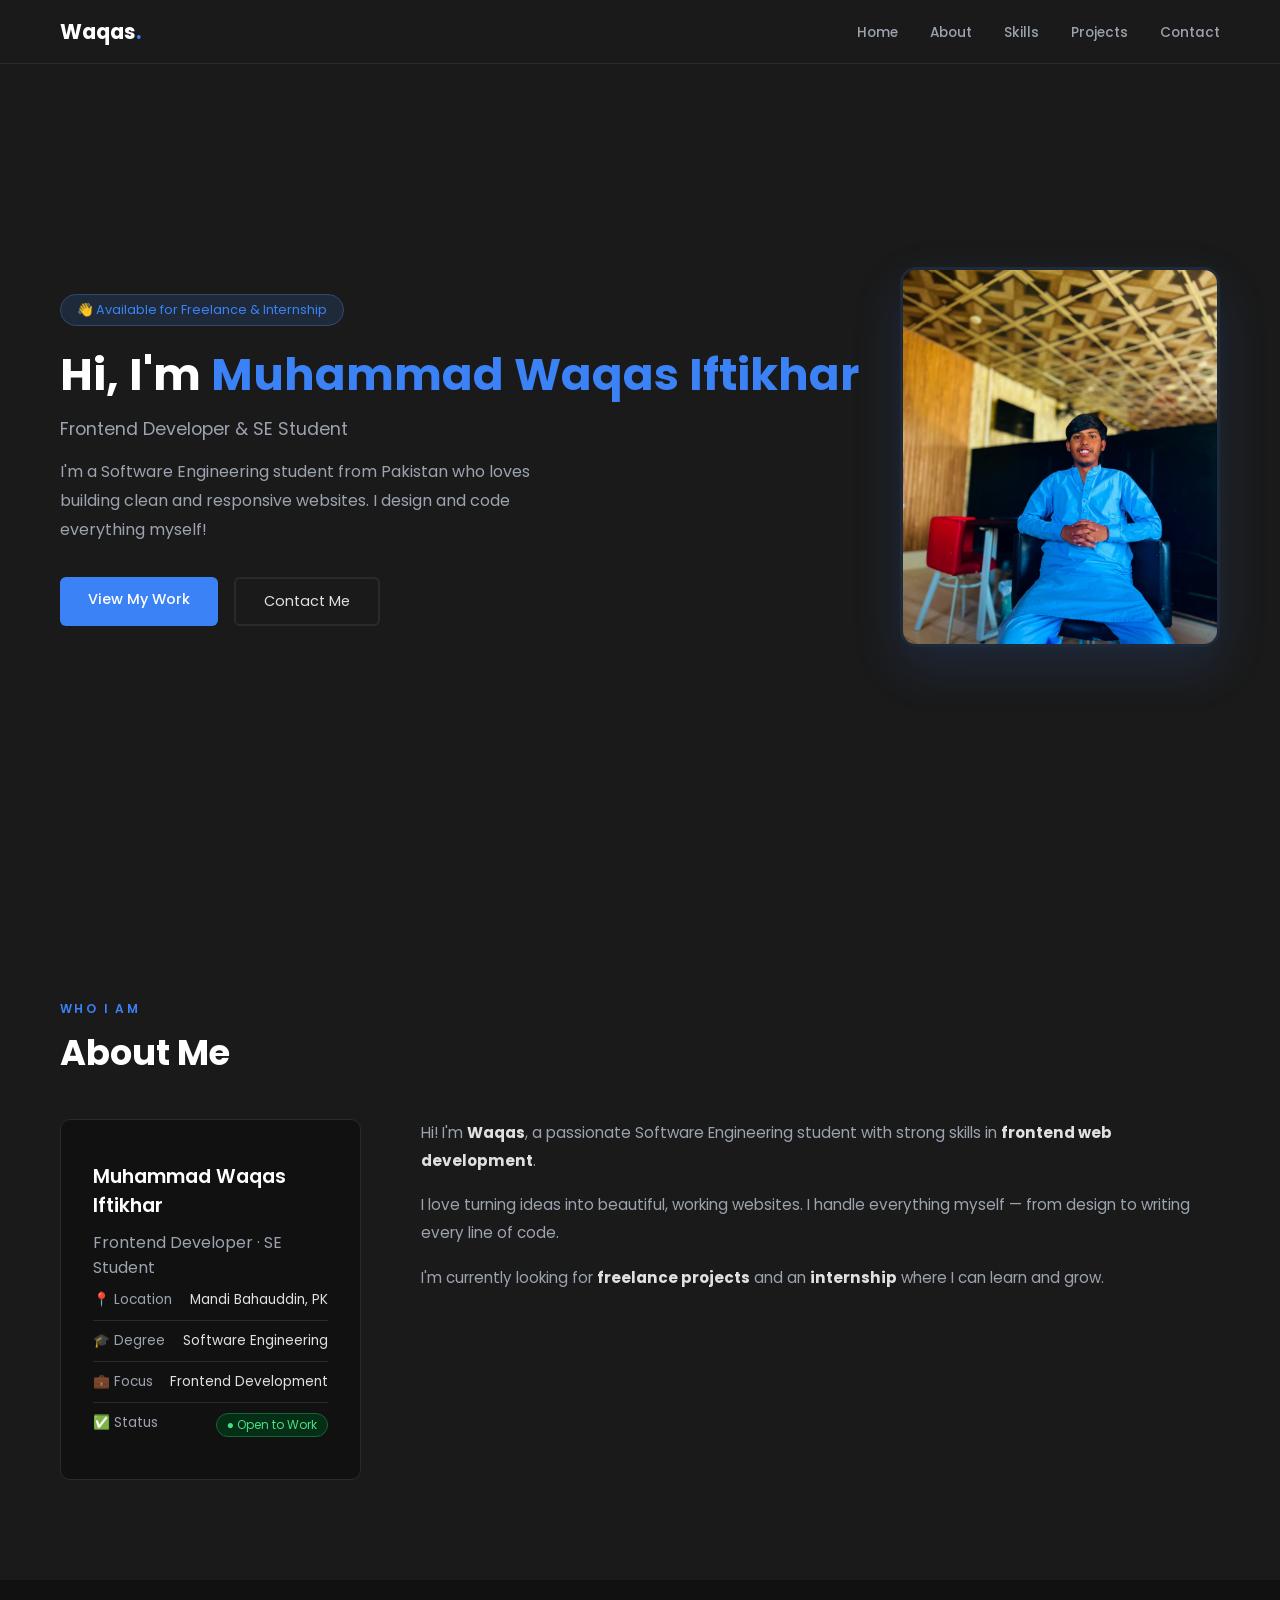
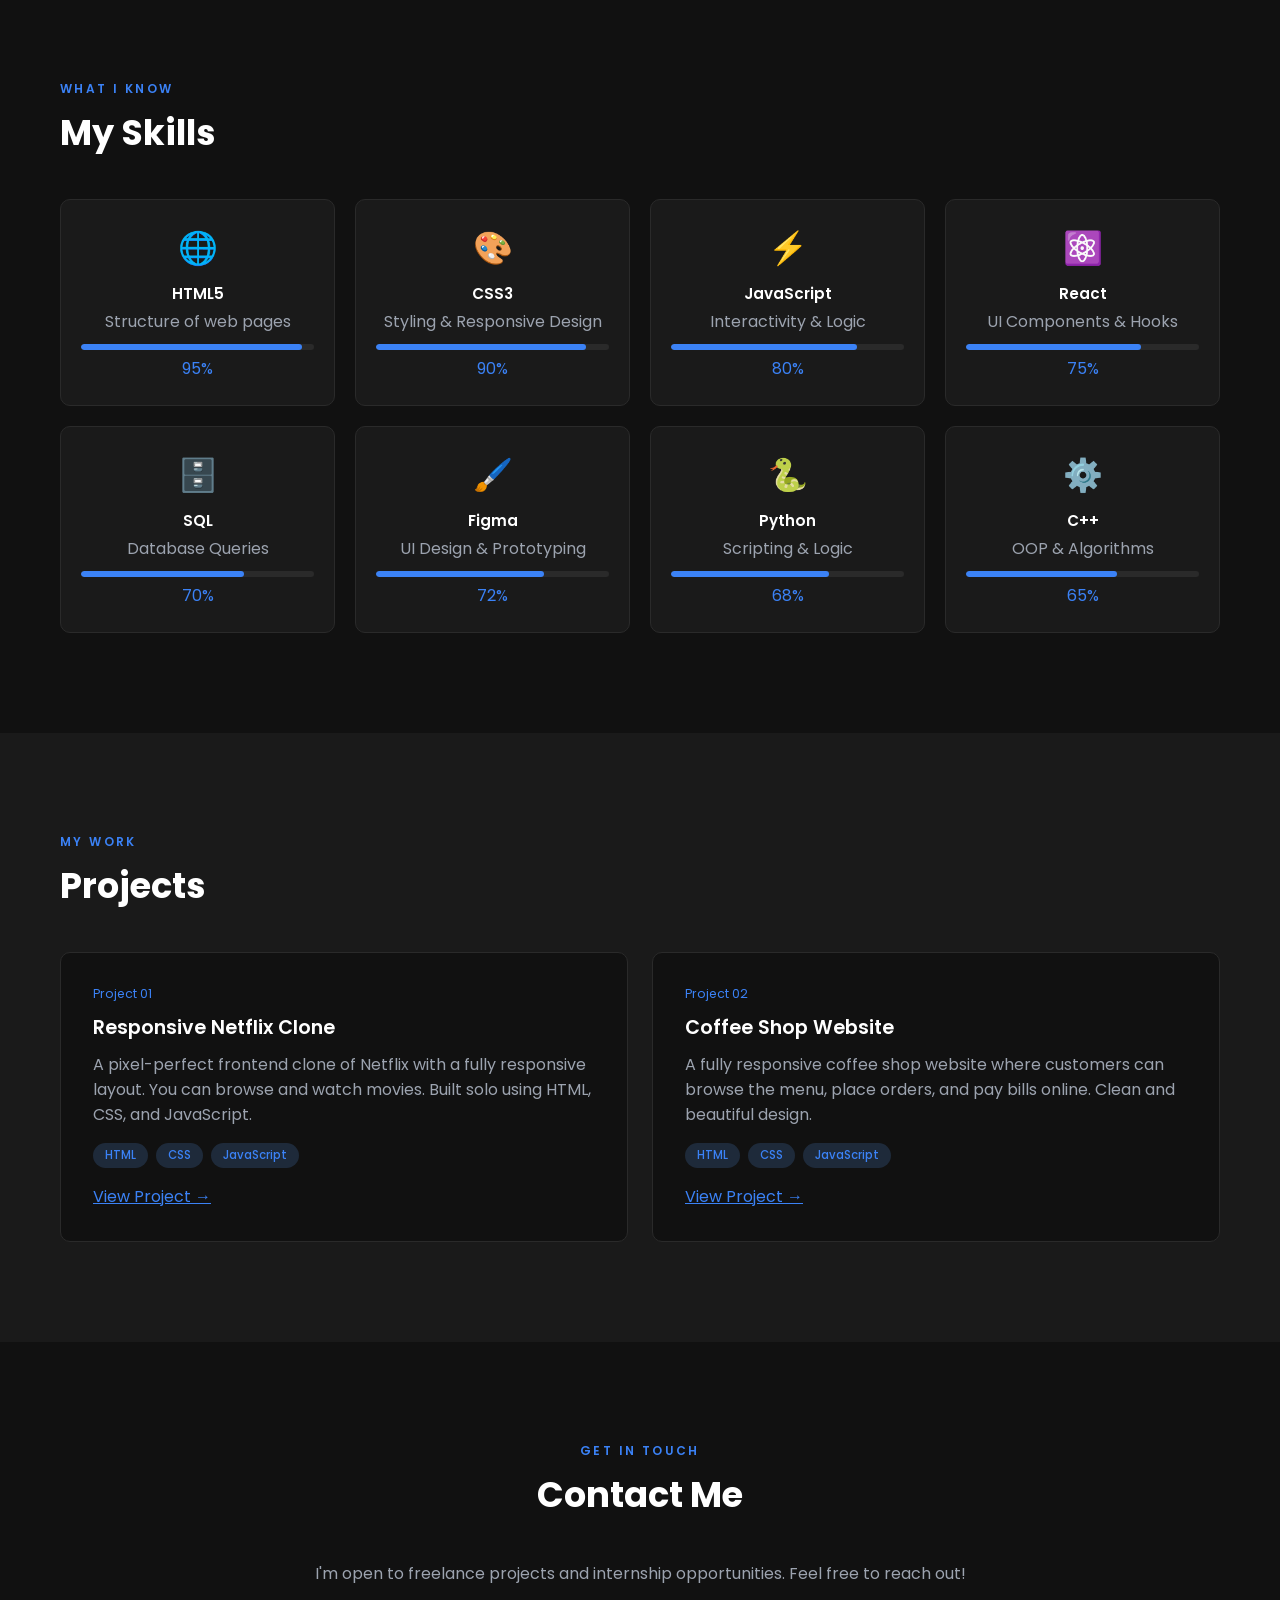
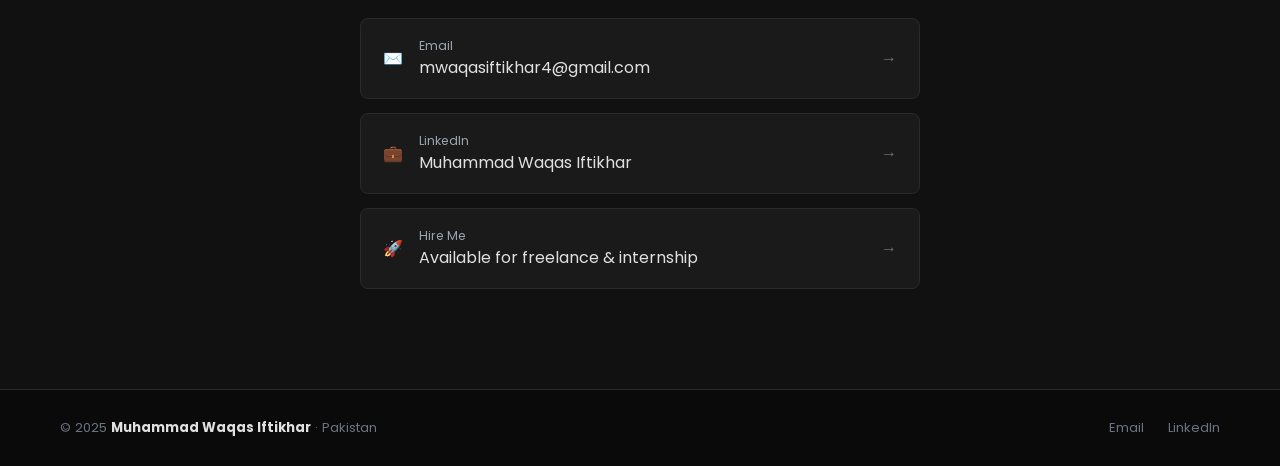
<file: Task 01 portfolio/index.html>
<!DOCTYPE html>
<html lang="en">
<head>
  <meta charset="UTF-8" />
  <meta name="viewport" content="width=device-width, initial-scale=1.0" />
  <title>Muhammad Waqas Iftikhar</title>
  <link rel="stylesheet" href="style.css" />
  <link href="https://fonts.googleapis.com/css2?family=Poppins:wght@300;400;500;600;700&display=swap" rel="stylesheet" />
</head>
<body>

<nav class="navbar">
  <div class="logo">Waqas<span>.</span></div>
  <ul class="nav-links">
    <li><a href="#home">Home</a></li>
    <li><a href="#about">About</a></li>
    <li><a href="#skills">Skills</a></li>
    <li><a href="#projects">Projects</a></li>
    <li><a href="#contact">Contact</a></li>
  </ul>
  <button class="hamburger" id="hamburger">
    <span></span>
    <span></span>
    <span></span>
  </button>
</nav>

<div class="mobile-menu" id="mobileMenu">
  <a href="#home"     onclick="closeMenu()">Home</a>
  <a href="#about"    onclick="closeMenu()">About</a>
  <a href="#skills"   onclick="closeMenu()">Skills</a>
  <a href="#projects" onclick="closeMenu()">Projects</a>
  <a href="#contact"  onclick="closeMenu()">Contact</a>
</div>


<section id="home">
  <div class="home-text">
    <p class="badge">👋 Available for Freelance & Internship</p>
    <h1>Hi, I'm <span class="blue">Muhammad Waqas Iftikhar</span></h1>
    <p class="role">Frontend Developer & SE Student</p>
    <p class="desc">I'm a Software Engineering student from Pakistan who loves building clean and responsive websites. I design and code everything myself!</p>
    <div class="buttons">
      <a href="#projects" class="btn-fill">View My Work</a>
      <a href="#contact"  class="btn-border">Contact Me</a>
    </div>
  </div>
  <div class="home-img">
    <img src="profile.jpeg" alt="Waqas" />
  </div>
</section>


<section id="about">
  <p class="label">Who I Am</p>
  <h2>About Me</h2>
  <div class="about-grid">
    <div class="card">
      <h3>Muhammad Waqas Iftikhar</h3>
      <p class="gray">Frontend Developer · SE Student</p>
      <div class="row"><span class="gray">📍 Location</span><span>Mandi Bahauddin, PK</span></div>
      <div class="row"><span class="gray">🎓 Degree</span><span>Software Engineering</span></div>
      <div class="row"><span class="gray">💼 Focus</span><span>Frontend Development</span></div>
      <div class="row"><span class="gray">✅ Status</span><span class="green">● Open to Work</span></div>
    </div>
    <div class="about-text">
      <p>Hi! I'm <strong>Waqas</strong>, a passionate Software Engineering student with strong skills in <strong>frontend web development</strong>.</p>
      <p>I love turning ideas into beautiful, working websites. I handle everything myself — from design to writing every line of code.</p>
      <p>I'm currently looking for <strong>freelance projects</strong> and an <strong>internship</strong> where I can learn and grow.</p>
    </div>
  </div>
</section>


<section id="skills" class="dark-bg">
  <p class="label">What I Know</p>
  <h2>My Skills</h2>
  <div class="skills-grid">

    <div class="skill-card">
      <div class="icon">🌐</div>
      <h4>HTML5</h4>
      <p class="gray">Structure of web pages</p>
      <div class="bar"><div class="fill" style="width:95%"></div></div>
      <span class="blue">95%</span>
    </div>

    <div class="skill-card">
      <div class="icon">🎨</div>
      <h4>CSS3</h4>
      <p class="gray">Styling & Responsive Design</p>
      <div class="bar"><div class="fill" style="width:90%"></div></div>
      <span class="blue">90%</span>
    </div>

    <div class="skill-card">
      <div class="icon">⚡</div>
      <h4>JavaScript</h4>
      <p class="gray">Interactivity & Logic</p>
      <div class="bar"><div class="fill" style="width:80%"></div></div>
      <span class="blue">80%</span>
    </div>

    <div class="skill-card">
      <div class="icon">⚛️</div>
      <h4>React</h4>
      <p class="gray">UI Components & Hooks</p>
      <div class="bar"><div class="fill" style="width:75%"></div></div>
      <span class="blue">75%</span>
    </div>

    <div class="skill-card">
      <div class="icon">🗄️</div>
      <h4>SQL</h4>
      <p class="gray">Database Queries</p>
      <div class="bar"><div class="fill" style="width:70%"></div></div>
      <span class="blue">70%</span>
    </div>

    <div class="skill-card">
      <div class="icon">🖌️</div>
      <h4>Figma</h4>
      <p class="gray">UI Design & Prototyping</p>
      <div class="bar"><div class="fill" style="width:72%"></div></div>
      <span class="blue">72%</span>
    </div>

    <div class="skill-card">
      <div class="icon">🐍</div>
      <h4>Python</h4>
      <p class="gray">Scripting & Logic</p>
      <div class="bar"><div class="fill" style="width:68%"></div></div>
      <span class="blue">68%</span>
    </div>

    <div class="skill-card">
      <div class="icon">⚙️</div>
      <h4>C++</h4>
      <p class="gray">OOP & Algorithms</p>
      <div class="bar"><div class="fill" style="width:65%"></div></div>
      <span class="blue">65%</span>
    </div>

  </div>
</section>


<section id="projects">
  <p class="label">My Work</p>
  <h2>Projects</h2>
  <div class="projects-grid">

    <div class="card">
      <p class="blue small">Project 01</p>
      <h3>Responsive Netflix Clone</h3>
      <p class="gray">A pixel-perfect frontend clone of Netflix with a fully responsive layout. You can browse and watch movies. Built solo using HTML, CSS, and JavaScript.</p>
      <div class="tags">
        <span class="tag">HTML</span>
        <span class="tag">CSS</span>
        <span class="tag">JavaScript</span>
      </div>
      <a href="#" class="blue">View Project →</a>
    </div>

    <div class="card">
      <p class="blue small">Project 02</p>
      <h3>Coffee Shop Website</h3>
      <p class="gray">A fully responsive coffee shop website where customers can browse the menu, place orders, and pay bills online. Clean and beautiful design.</p>
      <div class="tags">
        <span class="tag">HTML</span>
        <span class="tag">CSS</span>
        <span class="tag">JavaScript</span>
      </div>
      <a href="#" class="blue">View Project →</a>
    </div>

  </div>
</section>


<section id="contact" class="dark-bg" style="text-align:center;">
  <p class="label">Get In Touch</p>
  <h2>Contact Me</h2>
  <p class="gray" style="margin-bottom:32px;">I'm open to freelance projects and internship opportunities. Feel free to reach out!</p>

  <div class="contact-list">

    <a href="mailto:mwaqasiftikhar4@gmail.com" class="contact-item">
      <span>✉️</span>
      <div>
        <p class="small gray">Email</p>
        <p>mwaqasiftikhar4@gmail.com</p>
      </div>
      <span class="ml">→</span>
    </a>

    <a href="https://www.linkedin.com/in/m-waqas-iftikhar-9183b42a1" target="_blank" class="contact-item">
      <span>💼</span>
      <div>
        <p class="small gray">LinkedIn</p>
        <p>Muhammad Waqas Iftikhar</p>
      </div>
      <span class="ml">→</span>
    </a>

    <a href="mailto:mwaqasiftikhar4@gmail.com?subject=Hire" class="contact-item">
      <span>🚀</span>
      <div>
        <p class="small gray">Hire Me</p>
        <p>Available for freelance & internship</p>
      </div>
      <span class="ml">→</span>
    </a>

  </div>
</section>


<footer>
  <p>© 2025 <strong>Muhammad Waqas Iftikhar</strong> · Pakistan</p>
  <div class="footer-links">
    <a href="mailto:mwaqasiftikhar4@gmail.com">Email</a>
    <a href="https://www.linkedin.com/in/m-waqas-iftikhar-9183b42a1" target="_blank">LinkedIn</a>
  </div>
</footer>


<script>
  var hamburger  = document.getElementById('hamburger');
  var mobileMenu = document.getElementById('mobileMenu');

  hamburger.addEventListener('click', function() {
    hamburger.classList.toggle('active');
    mobileMenu.classList.toggle('open');
  });

  function closeMenu() {
    hamburger.classList.remove('active');
    mobileMenu.classList.remove('open');
  }
</script>

</body>
</html>
</file>
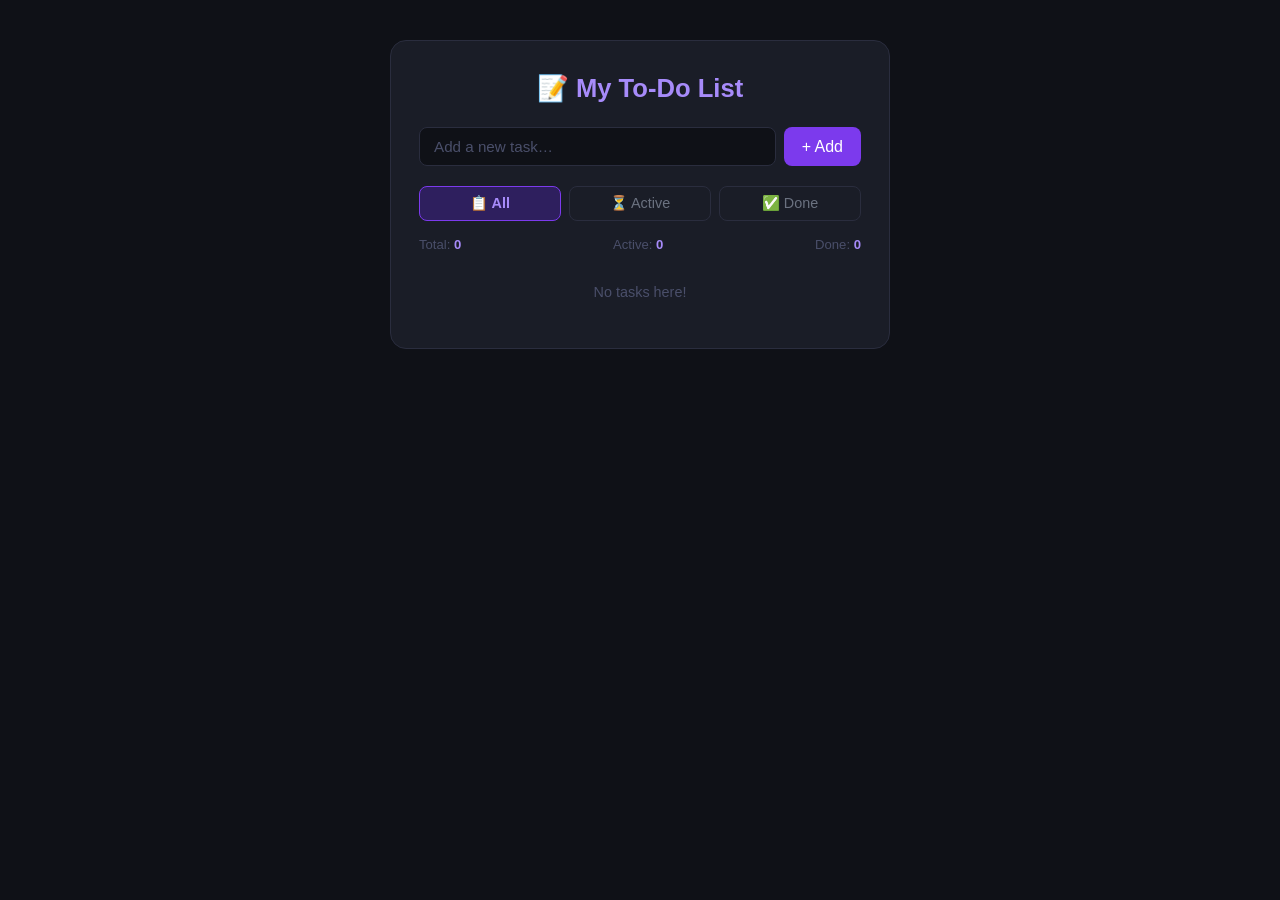
<file: Task 02 To-Do-List/index.html>
<!DOCTYPE html>
<html lang="en">
<head>
  <meta charset="UTF-8" />
  <meta name="viewport" content="width=device-width, initial-scale=1.0"/>
  <title>My To-Do List</title>
  <link rel="stylesheet" href="style.css">
</head>
<body>

<div class="card">
  <h1>📝 My To-Do List</h1>

  <!-- Input -->
  <div class="input-row">
    <input type="text" id="task-input" placeholder="Add a new task…" />
    <button class="btn-add" onclick="addTask()">+ Add</button>
  </div>

  <!-- Filter tabs -->
  <div class="filter-tabs">
    <button class="tab active" id="tab-all"    onclick="setFilter('all')">📋 All</button>
    <button class="tab"        id="tab-active" onclick="setFilter('active')">⏳ Active</button>
    <button class="tab"        id="tab-done"   onclick="setFilter('done')">✅ Done</button>
  </div>

  <!-- Stats -->
  <div class="stats">
    <div>Total: <b id="stat-total">0</b></div>
    <div>Active: <b id="stat-active">0</b></div>
    <div>Done: <b id="stat-done">0</b></div>
  </div>

  <!-- Task list -->
  <ul id="task-list"></ul>
  <p id="empty-msg">No tasks here!</p>
</div>

<!-- Delete warning popup -->
<div class="overlay" id="overlay">
  <div class="popup">
    <div class="warn-icon">⚠️</div>
    <h3>Delete this task?</h3>
    <p>This cannot be undone.</p>
    <div class="popup-btns">
      <button class="btn-cancel" onclick="closePopup()">Cancel</button>
      <button class="btn-delete-confirm" onclick="confirmDelete()">🗑️ Delete</button>
    </div>
  </div>
</div>

<script>

  // Load saved tasks or start empty
  var tasks = JSON.parse(localStorage.getItem('tasks')) || [];
  var filter = 'all';
  var deleteIndex = null;

  // Run on page load
  renderAll();

  // Save to localStorage
  function save() {
    localStorage.setItem('tasks', JSON.stringify(tasks));
  }

  // Switch filter tab
  function setFilter(f) {
    filter = f;
    document.getElementById('tab-all').classList.remove('active');
    document.getElementById('tab-active').classList.remove('active');
    document.getElementById('tab-done').classList.remove('active');
    document.getElementById('tab-' + f).classList.add('active');
    renderAll();
  }

  // Add a new task
  function addTask() {
    var input = document.getElementById('task-input');
    var text  = input.value.trim();
    if (text === '') {
      alert('Please type a task first!');
      return;
    }
    tasks.push({ text: text, done: false });
    save();
    renderAll();
    input.value = '';
    input.focus();
  }

  // Press Enter to add
  document.getElementById('task-input').addEventListener('keydown', function(e) {
    if (e.key === 'Enter') addTask();
  });

  // Toggle done / active
  function toggleDone(index) {
    tasks[index].done = !tasks[index].done;
    save();
    renderAll();
  }

  // Open delete popup
  function openPopup(index) {
    deleteIndex = index;
    document.getElementById('overlay').classList.add('show');
  }

  // Close delete popup
  function closePopup() {
    deleteIndex = null;
    document.getElementById('overlay').classList.remove('show');
  }

  // Confirm and delete
  function confirmDelete() {
    if (deleteIndex !== null) {
      tasks.splice(deleteIndex, 1);
      save();
      renderAll();
    }
    closePopup();
  }

  // Close popup when clicking outside
  document.getElementById('overlay').addEventListener('click', function(e) {
    if (e.target === this) closePopup();
  });

  // Update stats
  function updateStats() {
    var total  = tasks.length;
    var done   = tasks.filter(function(t) { return t.done; }).length;
    var active = total - done;
    document.getElementById('stat-total').textContent  = total;
    document.getElementById('stat-active').textContent = active;
    document.getElementById('stat-done').textContent   = done;
  }

  // Draw all tasks
  function renderAll() {
    var list = document.getElementById('task-list');
    var emptyMsg = document.getElementById('empty-msg');
    list.innerHTML = '';

    // Filter tasks
    var filtered = [];
    for (var i = 0; i < tasks.length; i++) {
      if (filter === 'all')    filtered.push({ task: tasks[i], index: i });
      if (filter === 'active' && !tasks[i].done) filtered.push({ task: tasks[i], index: i });
      if (filter === 'done'   &&  tasks[i].done) filtered.push({ task: tasks[i], index: i });
    }

    // Show empty message if no tasks
    emptyMsg.style.display = filtered.length === 0 ? 'block' : 'none';

    // Build each task row
    for (var j = 0; j < filtered.length; j++) {
      var task  = filtered[j].task;
      var index = filtered[j].index;

      var li = document.createElement('li');

      // Circle check button
      var circleBtn = document.createElement('button');
      circleBtn.className = 'circle-btn' + (task.done ? ' checked' : '');
      circleBtn.title = task.done ? 'Mark active' : 'Mark done';
      circleBtn.textContent = task.done ? '✓' : '';
      circleBtn.onclick = (function(i) {
        return function() { toggleDone(i); };
      })(index);

      // Task text
      var span = document.createElement('span');
      span.className = 'task-text' + (task.done ? ' done' : '');
      span.textContent = task.text;

      // Edit input (hidden)
      var editInput = document.createElement('input');
      editInput.className = 'edit-input';
      editInput.value = task.text;

      // Edit button
      var btnEdit = document.createElement('button');
      btnEdit.className = 'btn-action';
      btnEdit.title = 'Edit';
      btnEdit.textContent = '✏️';

      // Save button (hidden)
      var btnSave = document.createElement('button');
      btnSave.className = 'btn-action';
      btnSave.title = 'Save';
      btnSave.textContent = '💾';
      btnSave.style.display = 'none';

      // Delete button
      var btnDelete = document.createElement('button');
      btnDelete.className = 'btn-action';
      btnDelete.title = 'Delete';
      btnDelete.textContent = '🗑️';

      // Edit click — show input, hide text
      btnEdit.onclick = (function(sp, inp, bEdit, bSave) {
        return function() {
          sp.style.display = 'none';
          inp.style.display = 'block';
          bEdit.style.display = 'none';
          bSave.style.display = 'inline';
          inp.focus();
        };
      })(span, editInput, btnEdit, btnSave);

      // Save click — update task
      btnSave.onclick = (function(inp, i) {
        return function() {
          var newText = inp.value.trim();
          if (newText === '') { alert('Task cannot be empty.'); return; }
          tasks[i].text = newText;
          save();
          renderAll();
        };
      })(editInput, index);

      // Delete click — show popup
      btnDelete.onclick = (function(i) {
        return function() { openPopup(i); };
      })(index);

      li.appendChild(circleBtn);
      li.appendChild(span);
      li.appendChild(editInput);
      li.appendChild(btnEdit);
      li.appendChild(btnSave);
      li.appendChild(btnDelete);
      list.appendChild(li);
    }

    updateStats();
  }

</script>
</body>
</html>
</file>
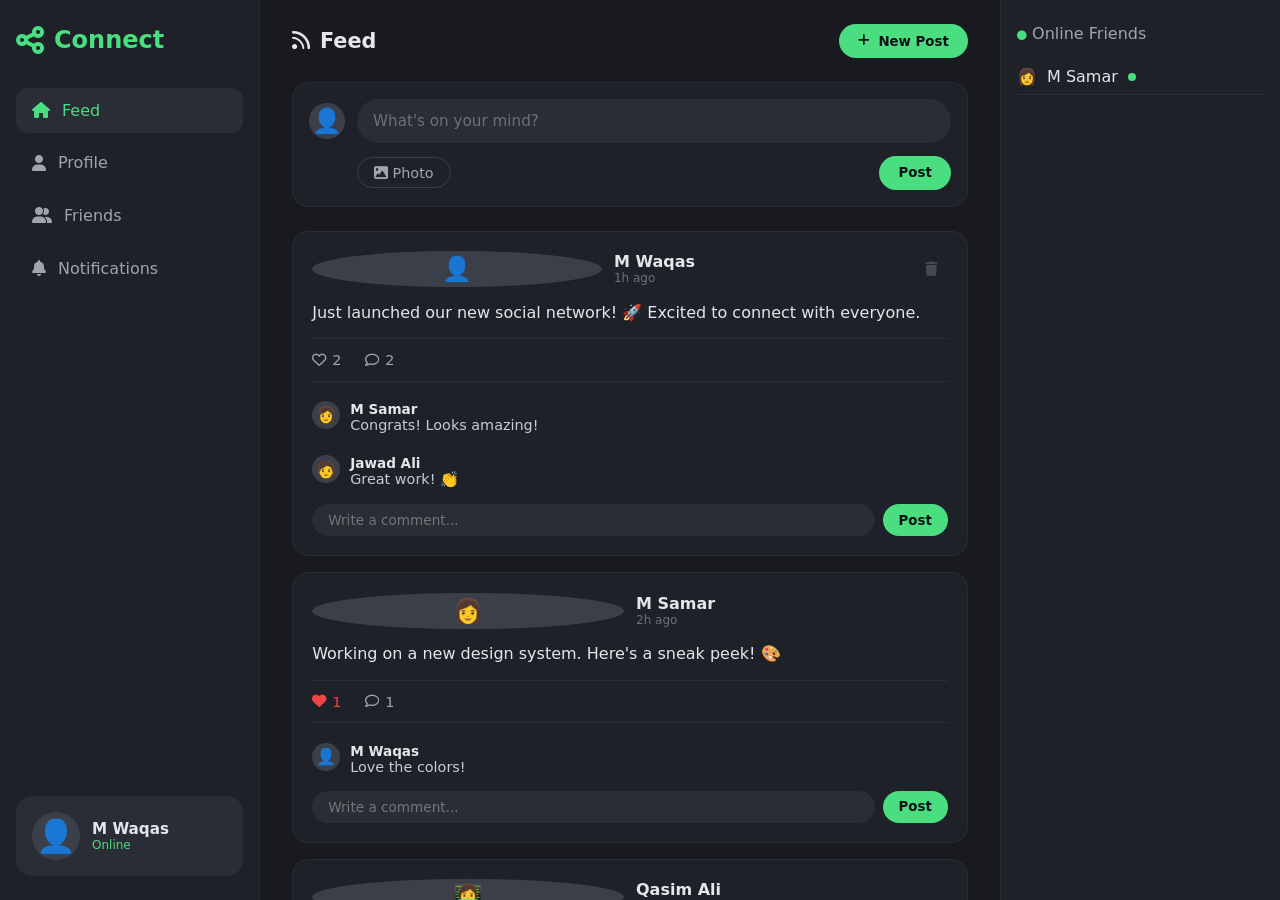
<file: Task 04 Social network/index.html>
<!DOCTYPE html>
<html lang="en">
<head>
    <meta charset="UTF-8" />
    <meta name="viewport" content="width=device-width, initial-scale=1.0" />
    <title>🌐 Social Network Platform</title>
    <link rel="stylesheet" href="style.css" />
    <link rel="stylesheet" href="https://cdnjs.cloudflare.com/ajax/libs/font-awesome/6.0.0-beta3/css/all.min.css" />
</head>
<body>
    <div class="app-container">
        <!-- Sidebar -->
        <aside class="sidebar">
            <div class="logo">
                <i class="fas fa-share-nodes"></i>
                <span>Connect</span>
            </div>
            <nav class="nav-menu">
                <button class="nav-btn active" data-view="feed">
                    <i class="fas fa-house"></i> Feed
                </button>
                <button class="nav-btn" data-view="profile">
                    <i class="fas fa-user"></i> Profile
                </button>
                <button class="nav-btn" data-view="friends">
                    <i class="fas fa-user-group"></i> Friends
                </button>
                <button class="nav-btn" data-view="notifications">
                    <i class="fas fa-bell"></i> Notifications
                    <span class="badge" id="notificationBadge">0</span>
                </button>
            </nav>
            <div class="user-card">
                <div class="avatar" id="currentUserAvatar">👤</div>
                <div class="user-info">
                    <strong id="currentUserName">M Waqas</strong>
                    <span id="currentUserStatus">Online</span>
                </div>
            </div>
        </aside>

        <!-- Main Content -->
        <main class="main-content">
            <!-- Feed View -->
            <section id="feedView" class="view active">
                <div class="feed-header">
                    <h2><i class="fas fa-rss"></i> Feed</h2>
                    <button id="newPostBtn" class="btn-primary">
                        <i class="fas fa-plus"></i> New Post
                    </button>
                </div>

                <!-- Create Post -->
                <div class="create-post" id="createPostArea">
                    <div class="post-input-area">
                        <div class="avatar-small">👤</div>
                        <input type="text" id="postInput" placeholder="What's on your mind?" />
                    </div>
                    <div class="post-actions">
                        <button id="imageUploadBtn" class="btn-outline">
                            <i class="fas fa-image"></i> Photo
                        </button>
                        <button id="submitPostBtn" class="btn-primary">Post</button>
                    </div>
                    <input type="file" id="imageUpload" accept="image/*" style="display:none" />
                </div>

                <!-- Posts Feed -->
                <div id="postsContainer" class="posts-feed">
                    <!-- Posts will be rendered here -->
                </div>
            </section>

            <!-- Profile View -->
            <section id="profileView" class="view">
                <div class="profile-header">
                    <div class="profile-cover"></div>
                    <div class="profile-info">
                        <div class="profile-avatar large">👤</div>
                        <div class="profile-details">
                            <h2 id="profileName">M Waqas</h2>
                            <p id="profileBio">Software Developer | Music Lover</p>
                            <div class="profile-stats">
                                <span><strong id="profilePostsCount">0</strong> Posts</span>
                                <span><strong id="profileFriendsCount">0</strong> Friends</span>
                            </div>
                        </div>
                        <button id="editProfileBtn" class="btn-secondary">
                            <i class="fas fa-pen"></i> Edit Profile
                        </button>
                    </div>
                </div>
                <div class="profile-posts" id="profilePosts">
                    <!-- User's posts will be rendered here -->
                </div>
            </section>

            <!-- Friends View -->
            <section id="friendsView" class="view">
                <h2><i class="fas fa-user-group"></i> Friends</h2>
                <div class="friend-requests">
                    <h3>Friend Requests</h3>
                    <div id="friendRequestsContainer">
                        <!-- Friend requests rendered here -->
                    </div>
                </div>
                <div class="friend-list">
                    <h3>Your Friends</h3>
                    <div id="friendsListContainer">
                        <!-- Friends rendered here -->
                    </div>
                </div>
            </section>

            <!-- Notifications View -->
            <section id="notificationsView" class="view">
                <h2><i class="fas fa-bell"></i> Notifications</h2>
                <div id="notificationsContainer">
                    <!-- Notifications rendered here -->
                </div>
            </section>
        </main>

        <!-- Right Sidebar - Online Users -->
        <aside class="right-sidebar">
            <h4><i class="fas fa-circle" style="color: #4ade80; font-size: 0.6rem;"></i> Online Friends</h4>
            <div id="onlineUsersContainer">
                <!-- Online users rendered here -->
            </div>
        </aside>
    </div>

    <!-- Edit Profile Modal -->
    <div id="editProfileModal" class="modal">
        <div class="modal-content">
            <h2>Edit Profile</h2>
            <input type="text" id="editName" placeholder="Full Name" />
            <input type="text" id="editBio" placeholder="Bio" />
            <div class="modal-actions">
                <button id="saveProfileBtn" class="btn-primary">Save</button>
                <button id="closeModalBtn" class="btn-secondary">Cancel</button>
            </div>
        </div>
    </div>

    <script src="script.js"></script>
</body>
</html>
</file>
<file: Task 01 portfolio/style.css>
* {
  margin: 0;
  padding: 0;
  box-sizing: border-box;
}

body {
  font-family: 'Poppins', sans-serif;
  background-color: #111111;
  color: #e0e0e0;
  scroll-behavior: smooth;
}

.navbar {
  position: fixed;
  top: 0;
  width: 100%;
  z-index: 999;
  display: flex;
  align-items: center;
  justify-content: space-between;
  padding: 16px 60px;
  background-color: #1a1a1a;
  border-bottom: 1px solid #2a2a2a;
}

.logo {
  font-size: 1.3rem;
  font-weight: 700;
  color: #ffffff;
}

.logo span {
  color: #3b82f6;
}

.nav-links {
  list-style: none;
  display: flex;
  gap: 32px;
}

.nav-links a {
  text-decoration: none;
  color: #9ca3af;
  font-size: 0.85rem;
  font-weight: 500;
}

.nav-links a:hover {
  color: #3b82f6;
}

.hamburger {
  display: none;
  flex-direction: column;
  gap: 5px;
  background: none;
  border: none;
  cursor: pointer;
}

.hamburger span {
  display: block;
  width: 24px;
  height: 2px;
  background-color: #e0e0e0;
  border-radius: 2px;
  transition: all 0.3s;
}

.hamburger.active span:nth-child(1) {
  transform: translateY(7px) rotate(45deg);
}

.hamburger.active span:nth-child(2) {
  opacity: 0;
}

.hamburger.active span:nth-child(3) {
  transform: translateY(-7px) rotate(-45deg);
}

.mobile-menu {
  display: none;
  position: fixed;
  top: 61px;
  left: 0;
  width: 100%;
  height: calc(100vh - 61px);
  background-color: #1a1a1a;
  z-index: 998;
  flex-direction: column;
  align-items: center;
  justify-content: center;
  gap: 8px;
}

.mobile-menu.open {
  display: flex;
}

.mobile-menu a {
  text-decoration: none;
  font-size: 1.4rem;
  font-weight: 600;
  color: #e0e0e0;
  padding: 16px 0;
  width: 80%;
  text-align: center;
  border-bottom: 1px solid #2a2a2a;
}

.mobile-menu a:hover {
  color: #3b82f6;
}

section {
  padding: 100px 60px;
  background-color: #1a1a1a;
}

section.dark-bg {
  background-color: #111111;
}

section h2 {
  font-size: 2.2rem;
  font-weight: 700;
  color: #ffffff;
  margin-bottom: 40px;
}

#home {
  display: flex;
  align-items: center;
  justify-content: space-between;
  gap: 40px;
  min-height: 100vh;
  padding-top: 120px;
}

.badge {
  display: inline-block;
  background-color: #1e2a3a;
  color: #3b82f6;
  border: 1px solid #2d4a6e;
  border-radius: 20px;
  padding: 6px 16px;
  font-size: 0.8rem;
  margin-bottom: 20px;
}

.home-text h1 {
  font-size: 2.8rem;
  font-weight: 700;
  color: #ffffff;
  line-height: 1.3;
  margin-bottom: 12px;
}

.role {
  font-size: 1.1rem;
  color: #9ca3af;
  margin-bottom: 16px;
}

.desc {
  font-size: 1rem;
  color: #9ca3af;
  line-height: 1.8;
  max-width: 500px;
  margin-bottom: 32px;
}

.buttons {
  display: flex;
  gap: 16px;
  flex-wrap: wrap;
}

.btn-fill {
  background-color: #3b82f6;
  color: white;
  padding: 12px 28px;
  border-radius: 6px;
  text-decoration: none;
  font-size: 0.9rem;
  font-weight: 500;
}

.btn-fill:hover {
  background-color: #2563eb;
}

.btn-border {
  border: 2px solid #2a2a2a;
  color: #e0e0e0;
  padding: 12px 28px;
  border-radius: 6px;
  text-decoration: none;
  font-size: 0.9rem;
}

.btn-border:hover {
  border-color: #3b82f6;
  color: #3b82f6;
}

.home-img img {
  width: 320px;
  height: 380px;
  object-fit: cover;
  object-position: top;
  border-radius: 16px;
  border: 3px solid #1e2a3a;
  box-shadow: 0 20px 50px rgba(59, 130, 246, 0.15);
}

.label {
  font-size: 0.75rem;
  font-weight: 600;
  letter-spacing: 0.2em;
  text-transform: uppercase;
  color: #3b82f6;
  margin-bottom: 8px;
}

.about-grid {
  display: flex;
  gap: 60px;
  align-items: flex-start;
}

.card {
  background-color: #111111;
  border: 1px solid #2a2a2a;
  border-radius: 10px;
  padding: 32px;
  min-width: 280px;
  transition: border-color 0.3s, transform 0.3s;
}

.card:hover {
  border-color: #3b82f6;
  transform: translateY(-4px);
}

.card h3 {
  font-size: 1.1rem;
  font-weight: 600;
  color: #ffffff;
  margin-bottom: 4px;
}

.row {
  display: flex;
  justify-content: space-between;
  padding: 10px 0;
  border-bottom: 1px solid #2a2a2a;
  font-size: 0.85rem;
}

.row:last-child {
  border-bottom: none;
}

.green {
  background-color: #052e16;
  color: #4ade80;
  border: 1px solid #166534;
  padding: 2px 10px;
  border-radius: 12px;
  font-size: 0.75rem;
}

.about-text p {
  font-size: 0.95rem;
  line-height: 1.85;
  color: #9ca3af;
  margin-bottom: 16px;
}

.about-text strong {
  color: #e0e0e0;
}

.skills-grid {
  display: grid;
  grid-template-columns: repeat(4, 1fr);
  gap: 20px;
}

.skill-card {
  background-color: #1a1a1a;
  border: 1px solid #2a2a2a;
  border-radius: 10px;
  padding: 24px 20px;
  text-align: center;
  transition: border-color 0.3s, transform 0.3s;
}

.skill-card:hover {
  border-color: #3b82f6;
  transform: translateY(-4px);
}

.icon {
  font-size: 2rem;
  margin-bottom: 10px;
}

.skill-card h4 {
  font-size: 0.95rem;
  font-weight: 600;
  color: #ffffff;
  margin-bottom: 4px;
}

.bar {
  background-color: #2a2a2a;
  border-radius: 4px;
  height: 6px;
  overflow: hidden;
  margin: 10px 0 6px;
}

.fill {
  height: 100%;
  background-color: #3b82f6;
  border-radius: 4px;
}

.projects-grid {
  display: grid;
  grid-template-columns: repeat(2, 1fr);
  gap: 24px;
}

.card h3 {
  font-size: 1.2rem;
  font-weight: 600;
  color: #ffffff;
  margin: 10px 0 10px;
}

.tags {
  display: flex;
  gap: 8px;
  flex-wrap: wrap;
  margin: 16px 0;
}

.tag {
  background-color: #1e2a3a;
  color: #3b82f6;
  padding: 4px 12px;
  border-radius: 20px;
  font-size: 0.72rem;
  font-weight: 500;
}

.contact-list {
  display: flex;
  flex-direction: column;
  gap: 14px;
  max-width: 560px;
  margin: 0 auto;
  text-align: left;
}

.contact-item {
  display: flex;
  align-items: center;
  gap: 16px;
  padding: 18px 22px;
  border: 1px solid #2a2a2a;
  border-radius: 8px;
  text-decoration: none;
  color: #e0e0e0;
  background-color: #1a1a1a;
  transition: all 0.3s;
}

.contact-item:hover {
  border-color: #3b82f6;
  background-color: #1e2a3a;
  color: #3b82f6;
}

.ml {
  margin-left: auto;
  color: #6b7280;
}

.contact-item:hover .ml {
  color: #3b82f6;
}

footer {
  background-color: #0a0a0a;
  color: #6b7280;
  padding: 28px 60px;
  display: flex;
  justify-content: space-between;
  align-items: center;
  font-size: 0.82rem;
  border-top: 1px solid #2a2a2a;
}

footer strong {
  color: #e0e0e0;
}

.footer-links {
  display: flex;
  gap: 24px;
}

.footer-links a {
  color: #6b7280;
  text-decoration: none;
}

.footer-links a:hover {
  color: #ffffff;
}

.blue {
  color: #3b82f6;
}

.gray {
  color: #9ca3af;
}

.small {
  font-size: 0.78rem;
}

@media (max-width: 900px) {
  .navbar {
    padding: 16px 24px;
  }

  .nav-links {
    display: none;
  }

  .hamburger {
    display: flex;
  }

  section {
    padding: 70px 24px;
  }

  #home {
    flex-direction: column;
    text-align: center;
    padding: 100px 24px 60px;
  }

  .home-text h1 {
    font-size: 2rem;
  }

  .buttons {
    justify-content: center;
  }

  .home-img img {
    width: 220px;
    height: 260px;
  }

  .about-grid {
    flex-direction: column;
  }

  .about-card {
    width: 100%;
  }

  .skills-grid {
    grid-template-columns: repeat(2, 1fr);
  }

  .projects-grid {
    grid-template-columns: 1fr;
  }

  footer {
    flex-direction: column;
    gap: 16px;
    text-align: center;
    padding: 24px;
  }
}
</file>
<file: Task 02 To-Do-List/style.css>
* { margin: 0; padding: 0; box-sizing: border-box; }

    body {
      font-family: 'Segoe UI', sans-serif;
      background: #0f1117;
      display: flex;
      justify-content: center;
      padding: 40px 16px;
      min-height: 100vh;
      color: #e2e8f0;
    }

    .card {
      background: #1a1d27;
      border-radius: 16px;
      border: 1px solid #2a2d3e;
      padding: 32px 28px;
      width: 100%;
      max-width: 500px;
      height: fit-content;
    }

    h1 {
      font-size: 1.6rem;
      color: #a78bfa;
      margin-bottom: 24px;
      text-align: center;
    }

    /* Input row */
    .input-row {
      display: flex;
      gap: 8px;
      margin-bottom: 20px;
    }

    .input-row input {
      flex: 1;
      padding: 10px 14px;
      background: #0f1117;
      border: 1.5px solid #2a2d3e;
      border-radius: 8px;
      font-size: 0.95rem;
      color: #e2e8f0;
      outline: none;
    }

    .input-row input:focus { border-color: #7c3aed; }
    .input-row input::placeholder { color: #4a4f6a; }

    .btn-add {
      padding: 10px 18px;
      background: #7c3aed;
      color: white;
      border: none;
      border-radius: 8px;
      font-size: 1rem;
      cursor: pointer;
    }
    .btn-add:hover { background: #6d28d9; }

    /* Filter tabs */
    .filter-tabs {
      display: flex;
      gap: 8px;
      margin-bottom: 16px;
    }

    .tab {
      flex: 1;
      padding: 8px 0;
      border: 1.5px solid #2a2d3e;
      border-radius: 8px;
      background: transparent;
      color: #6b7280;
      font-size: 0.9rem;
      cursor: pointer;
    }
    .tab:hover { border-color: #7c3aed; color: #a78bfa; }
    .tab.active {
      background: #2e1f5e;
      border-color: #7c3aed;
      color: #a78bfa;
      font-weight: 600;
    }

    /* Stats */
    .stats {
      display: flex;
      justify-content: space-between;
      font-size: 0.82rem;
      color: #4a4f6a;
      margin-bottom: 16px;
    }
    .stats b { color: #a78bfa; }

    /* Task list */
    #task-list { list-style: none; }

    #task-list li {
      display: flex;
      align-items: center;
      gap: 10px;
      padding: 10px 12px;
      border: 1px solid #2a2d3e;
      border-radius: 10px;
      margin-bottom: 10px;
      background: #0f1117;
    }

    /* Circle check button */
    .circle-btn {
      width: 24px;
      height: 24px;
      border-radius: 50%;
      border: 2px solid #4a4f6a;
      background: transparent;
      cursor: pointer;
      flex-shrink: 0;
      font-size: 0.75rem;
      color: white;
      display: flex;
      align-items: center;
      justify-content: center;
    }
    .circle-btn.checked {
      background: #7c3aed;
      border-color: #7c3aed;
    }

    .task-text {
      flex: 1;
      font-size: 0.95rem;
      color: #cbd5e1;
      word-break: break-word;
    }
    .task-text.done {
      text-decoration: line-through;
      color: #4a4f6a;
    }

    .edit-input {
      flex: 1;
      padding: 4px 8px;
      background: #1a1d27;
      border: 1px solid #7c3aed;
      border-radius: 6px;
      font-size: 0.95rem;
      color: #e2e8f0;
      outline: none;
      display: none;
    }

    /* Action buttons using emoji icons */
    .btn-action {
      background: transparent;
      border: none;
      cursor: pointer;
      padding: 5px 7px;
      border-radius: 6px;
      font-size: 1rem;
      flex-shrink: 0;
    }
    .btn-action:hover { background: #2a2d3e; }

    /* Empty message */
    #empty-msg {
      text-align: center;
      color: #4a4f6a;
      font-size: 0.9rem;
      padding: 16px 0;
      display: none;
    }

    /* Delete warning popup */
    .overlay {
      display: none;
      position: fixed;
      inset: 0;
      background: rgba(0,0,0,0.65);
      z-index: 100;
      align-items: center;
      justify-content: center;
    }
    .overlay.show { display: flex; }

    .popup {
      background: #1a1d27;
      border: 1px solid #3a3f5c;
      border-radius: 14px;
      padding: 28px;
      width: 290px;
      text-align: center;
    }
    .popup .warn-icon { font-size: 2.5rem; margin-bottom: 10px; }
    .popup h3 { font-size: 1rem; color: #e2e8f0; margin-bottom: 6px; }
    .popup p  { font-size: 0.85rem; color: #6b7280; margin-bottom: 20px; }

    .popup-btns { display: flex; gap: 10px; }
    .popup-btns button {
      flex: 1;
      padding: 9px 0;
      border-radius: 8px;
      border: none;
      font-size: 0.9rem;
      cursor: pointer;
      font-weight: 500;
    }
    .btn-cancel { background: #2a2d3e; color: #94a3b8; }
    .btn-cancel:hover { background: #3a3f5c; }
    .btn-delete-confirm { background: #7f1d1d; color: #fca5a5; }
    .btn-delete-confirm:hover { background: #991b1b; }
</file>
<file: Task 04 Social network/style.css>
/* Reset & Base */
* {
    margin: 0;
    padding: 0;
    box-sizing: border-box;
    font-family: 'Segoe UI', Roboto, system-ui, sans-serif;
}

body {
    background: #0f1117;
    color: #e4e6eb;
    min-height: 100vh;
}

/* App Layout */
.app-container {
    display: grid;
    grid-template-columns: 260px 1fr 280px;
    gap: 0;
    height: 100vh;
    max-width: 1400px;
    margin: 0 auto;
    background: #181a20;
    overflow: hidden;
}

/* Sidebar */
.sidebar {
    background: #1e2128;
    padding: 1.5rem 1rem;
    border-right: 1px solid #2a2d35;
    display: flex;
    flex-direction: column;
    gap: 2rem;
    overflow-y: auto;
}

.logo {
    display: flex;
    align-items: center;
    gap: 10px;
    font-size: 1.5rem;
    font-weight: 700;
    color: #4ade80;
}

.logo i {
    font-size: 2rem;
}

.nav-menu {
    display: flex;
    flex-direction: column;
    gap: 0.5rem;
}

.nav-btn {
    background: transparent;
    border: none;
    color: #a0a4b0;
    padding: 0.8rem 1rem;
    border-radius: 12px;
    font-size: 1rem;
    cursor: pointer;
    transition: 0.2s;
    display: flex;
    align-items: center;
    gap: 12px;
    position: relative;
    white-space: nowrap;
}

.nav-btn:hover {
    background: #2a2d35;
    color: #e4e6eb;
}

.nav-btn.active {
    background: #2a2d35;
    color: #4ade80;
}

.nav-btn .badge {
    background: #ef4444;
    color: white;
    font-size: 0.7rem;
    padding: 0.1rem 0.5rem;
    border-radius: 40px;
    margin-left: auto;
}

.user-card {
    display: flex;
    align-items: center;
    gap: 12px;
    padding: 1rem;
    background: #2a2d35;
    border-radius: 16px;
    margin-top: auto;
}

.avatar {
    font-size: 2rem;
    width: 48px;
    height: 48px;
    display: flex;
    align-items: center;
    justify-content: center;
    background: #3b3f4a;
    border-radius: 50%;
    flex-shrink: 0;
}

.avatar-small {
    font-size: 1.5rem;
    width: 36px;
    height: 36px;
    display: flex;
    align-items: center;
    justify-content: center;
    background: #3b3f4a;
    border-radius: 50%;
    flex-shrink: 0;
}

.user-info {
    display: flex;
    flex-direction: column;
    min-width: 0;
}

.user-info strong {
    font-size: 0.95rem;
    white-space: nowrap;
    overflow: hidden;
    text-overflow: ellipsis;
}

.user-info span {
    font-size: 0.75rem;
    color: #4ade80;
}

/* Main Content */
.main-content {
    padding: 1.5rem 2rem;
    overflow-y: auto;
    height: 100vh;
}

.view {
    display: none;
}

.view.active {
    display: block;
}

/* Feed Header */
.feed-header {
    display: flex;
    justify-content: space-between;
    align-items: center;
    margin-bottom: 1.5rem;
    flex-wrap: wrap;
    gap: 1rem;
}

.feed-header h2 {
    font-weight: 600;
    display: flex;
    align-items: center;
    gap: 10px;
    font-size: 1.3rem;
}

/* Buttons */
.btn-primary {
    background: #4ade80;
    color: #0f1117;
    border: none;
    padding: 0.6rem 1.2rem;
    border-radius: 40px;
    font-weight: 600;
    cursor: pointer;
    transition: 0.2s;
    display: flex;
    align-items: center;
    gap: 8px;
    white-space: nowrap;
}

.btn-primary:hover {
    background: #34d399;
    transform: scale(0.97);
}

.btn-secondary {
    background: #2a2d35;
    color: #e4e6eb;
    border: 1px solid #3b3f4a;
    padding: 0.6rem 1.2rem;
    border-radius: 40px;
    font-weight: 500;
    cursor: pointer;
    transition: 0.2s;
    display: flex;
    align-items: center;
    gap: 8px;
}

.btn-secondary:hover {
    background: #3b3f4a;
}

.btn-outline {
    background: transparent;
    color: #a0a4b0;
    border: 1px solid #3b3f4a;
    padding: 0.4rem 1rem;
    border-radius: 40px;
    cursor: pointer;
    transition: 0.2s;
    font-size: 0.9rem;
}

.btn-outline:hover {
    background: #2a2d35;
}

/* Create Post */
.create-post {
    background: #1e2128;
    border-radius: 16px;
    padding: 1rem;
    margin-bottom: 1.5rem;
    border: 1px solid #2a2d35;
}

.post-input-area {
    display: flex;
    align-items: center;
    gap: 12px;
    margin-bottom: 0.8rem;
}

.post-input-area input {
    flex: 1;
    background: #2a2d35;
    border: none;
    color: #e4e6eb;
    padding: 0.8rem 1rem;
    border-radius: 40px;
    font-size: 0.95rem;
    outline: none;
    min-width: 0;
}

.post-input-area input::placeholder {
    color: #6b7080;
}

.post-actions {
    display: flex;
    justify-content: space-between;
    align-items: center;
    padding-left: 48px;
    flex-wrap: wrap;
    gap: 0.5rem;
}

/* Posts */
.posts-feed {
    display: flex;
    flex-direction: column;
    gap: 1rem;
}

.post-card {
    background: #1e2128;
    border-radius: 16px;
    padding: 1.2rem;
    border: 1px solid #2a2d35;
    transition: 0.2s;
}

.post-card:hover {
    border-color: #3b3f4a;
}

.post-header {
    display: flex;
    align-items: center;
    gap: 12px;
    margin-bottom: 0.8rem;
}

.post-header > div:first-of-type {
    flex: 1;
    min-width: 0;
}

.post-user {
    font-weight: 600;
    white-space: nowrap;
    overflow: hidden;
    text-overflow: ellipsis;
}

.post-time {
    font-size: 0.75rem;
    color: #6b7080;
}

.post-content {
    margin-bottom: 0.8rem;
    line-height: 1.6;
    word-wrap: break-word;
}

.post-image {
    max-width: 100%;
    border-radius: 12px;
    margin-bottom: 0.8rem;
    max-height: 400px;
    object-fit: cover;
}

.post-actions-bar {
    display: flex;
    gap: 1.5rem;
    padding-top: 0.8rem;
    border-top: 1px solid #2a2d35;
    flex-wrap: wrap;
}

.post-actions-bar button {
    background: transparent;
    border: none;
    color: #a0a4b0;
    cursor: pointer;
    transition: 0.2s;
    display: flex;
    align-items: center;
    gap: 6px;
    font-size: 0.9rem;
}

.post-actions-bar button:hover {
    color: #4ade80;
}

.post-actions-bar button.liked {
    color: #ef4444;
}

/* Comments */
.comments-section {
    margin-top: 0.8rem;
    padding-top: 0.8rem;
    border-top: 1px solid #2a2d35;
}

.comment {
    display: flex;
    gap: 10px;
    margin-bottom: 0.6rem;
    padding: 0.4rem 0;
}

.comment-user {
    font-weight: 600;
    font-size: 0.85rem;
}

.comment-text {
    font-size: 0.9rem;
    color: #c8cbd4;
    word-wrap: break-word;
}

.comment-input-area {
    display: flex;
    gap: 8px;
    margin-top: 0.5rem;
    flex-wrap: wrap;
}

.comment-input-area input {
    flex: 1;
    background: #2a2d35;
    border: none;
    color: #e4e6eb;
    padding: 0.5rem 1rem;
    border-radius: 40px;
    font-size: 0.85rem;
    outline: none;
    min-width: 100px;
}

.comment-input-area button {
    background: #4ade80;
    color: #0f1117;
    border: none;
    padding: 0.4rem 1rem;
    border-radius: 40px;
    font-weight: 600;
    cursor: pointer;
    white-space: nowrap;
}

/* Delete Post Button */
.delete-post-btn {
    background: transparent;
    border: none;
    color: #6b7080;
    cursor: pointer;
    font-size: 0.9rem;
    padding: 0.3rem 0.6rem;
    border-radius: 8px;
    transition: 0.2s;
    opacity: 0.5;
    flex-shrink: 0;
}

.delete-post-btn:hover {
    color: #ef4444;
    background: rgba(239, 68, 68, 0.1);
    opacity: 1;
}

.delete-post-btn i {
    font-size: 0.9rem;
}

/* Profile */
.profile-header {
    background: #1e2128;
    border-radius: 16px;
    overflow: hidden;
    margin-bottom: 1.5rem;
}

.profile-cover {
    height: 150px;
    background: linear-gradient(135deg, #4ade80, #34d399);
}

.profile-info {
    padding: 1.5rem;
    display: flex;
    align-items: center;
    gap: 1.5rem;
    flex-wrap: wrap;
}

.profile-avatar.large {
    font-size: 4rem;
    width: 80px;
    height: 80px;
    margin-top: -40px;
    border: 4px solid #1e2128;
    flex-shrink: 0;
}

.profile-details {
    flex: 1;
    min-width: 200px;
}

.profile-details h2 {
    font-size: 1.5rem;
    word-wrap: break-word;
}

.profile-details p {
    color: #a0a4b0;
    word-wrap: break-word;
}

.profile-stats {
    display: flex;
    gap: 1.5rem;
    margin-top: 0.5rem;
    flex-wrap: wrap;
}

.profile-stats span {
    font-size: 0.85rem;
    color: #a0a4b0;
}

.profile-stats strong {
    color: #e4e6eb;
}

/* Friends */
.friend-requests, .friend-list {
    background: #1e2128;
    border-radius: 16px;
    padding: 1.2rem;
    margin-bottom: 1.5rem;
    border: 1px solid #2a2d35;
}

.friend-requests h3, .friend-list h3 {
    margin-bottom: 1rem;
    font-size: 1rem;
    color: #a0a4b0;
}

.friend-card {
    display: flex;
    align-items: center;
    justify-content: space-between;
    padding: 0.6rem 0;
    border-bottom: 1px solid #2a2d35;
    flex-wrap: wrap;
    gap: 0.5rem;
}

.friend-card:last-child {
    border-bottom: none;
}

.friend-info {
    display: flex;
    align-items: center;
    gap: 12px;
    flex: 1;
    min-width: 150px;
}

.friend-actions {
    display: flex;
    gap: 8px;
    flex-wrap: wrap;
}

.friend-actions button {
    background: #2a2d35;
    border: none;
    color: #e4e6eb;
    padding: 0.3rem 0.8rem;
    border-radius: 40px;
    cursor: pointer;
    font-size: 0.8rem;
    transition: 0.2s;
    white-space: nowrap;
}

.friend-actions button.accept {
    background: #4ade80;
    color: #0f1117;
}

.friend-actions button.reject {
    background: #ef4444;
    color: white;
}

.friend-actions button:hover {
    opacity: 0.8;
}

/* Notifications */
.notification-item {
    background: #1e2128;
    border-radius: 12px;
    padding: 1rem;
    margin-bottom: 0.8rem;
    border-left: 4px solid #4ade80;
    display: flex;
    align-items: center;
    gap: 12px;
    flex-wrap: wrap;
}

.notification-item .time {
    margin-left: auto;
    font-size: 0.75rem;
    color: #6b7080;
    white-space: nowrap;
}

/* Right Sidebar */
.right-sidebar {
    background: #1e2128;
    padding: 1.5rem 1rem;
    border-left: 1px solid #2a2d35;
    overflow-y: auto;
}

.right-sidebar h4 {
    margin-bottom: 1rem;
    color: #a0a4b0;
    font-weight: 400;
}

.online-user {
    display: flex;
    align-items: center;
    gap: 10px;
    padding: 0.5rem 0;
    border-bottom: 1px solid #2a2d35;
}

.online-user .status-dot {
    width: 8px;
    height: 8px;
    border-radius: 50%;
    background: #4ade80;
    flex-shrink: 0;
}

/* Modal */
.modal {
    display: none;
    position: fixed;
    top: 0;
    left: 0;
    width: 100%;
    height: 100%;
    background: rgba(0,0,0,0.7);
    z-index: 999;
    justify-content: center;
    align-items: center;
}

.modal.active {
    display: flex;
}

.modal-content {
    background: #1e2128;
    padding: 2rem;
    border-radius: 16px;
    width: 400px;
    max-width: 90%;
}

.modal-content h2 {
    margin-bottom: 1rem;
}

.modal-content input {
    width: 100%;
    background: #2a2d35;
    border: none;
    color: #e4e6eb;
    padding: 0.8rem 1rem;
    border-radius: 12px;
    margin-bottom: 1rem;
    outline: none;
}

.modal-actions {
    display: flex;
    gap: 10px;
    justify-content: flex-end;
    flex-wrap: wrap;
}

/* Toast Notification */
.toast-notification {
    position: fixed;
    bottom: 20px;
    right: 20px;
    background: #1e2128;
    color: #e4e6eb;
    padding: 1rem 1.5rem;
    border-radius: 12px;
    border-left: 4px solid #4ade80;
    box-shadow: 0 10px 30px rgba(0,0,0,0.5);
    z-index: 1000;
    display: flex;
    align-items: center;
    gap: 12px;
    animation: slideIn 0.3s ease;
    font-size: 0.95rem;
    max-width: 400px;
}

@keyframes slideIn {
    from { transform: translateX(100%); opacity: 0; }
    to { transform: translateX(0); opacity: 1; }
}

@keyframes slideOut {
    from { transform: translateX(0); opacity: 1; }
    to { transform: translateX(100%); opacity: 0; }
}

/* Scrollbar */
::-webkit-scrollbar {
    width: 6px;
}
::-webkit-scrollbar-track {
    background: #181a20;
}
::-webkit-scrollbar-thumb {
    background: #3b3f4a;
    border-radius: 10px;
}
::-webkit-scrollbar-thumb:hover {
    background: #4ade80;
}

/* ============================================
   RESPONSIVE DESIGN
   ============================================ */

/* Tablet Layout */
@media (max-width: 1024px) {
    .app-container {
        grid-template-columns: 220px 1fr;
    }
    .right-sidebar {
        display: none;
    }
    .sidebar {
        padding: 1rem 0.8rem;
    }
    .main-content {
        padding: 1rem 1.5rem;
    }
}

/* Mobile Layout */
@media (max-width: 768px) {
    .app-container {
        grid-template-columns: 1fr;
        height: 100vh;
        overflow: hidden;
    }

    /* Sidebar becomes top navigation */
    .sidebar {
        flex-direction: row;
        padding: 0.5rem 0.8rem;
        overflow-x: auto;
        overflow-y: hidden;
        border-right: none;
        border-bottom: 1px solid #2a2d35;
        height: auto;
        min-height: 60px;
        gap: 0.5rem;
        background: #1e2128;
        position: sticky;
        top: 0;
        z-index: 100;
    }

    .sidebar .logo {
        display: none;
    }
    
    .sidebar .user-card {
        display: none;
    }

    .nav-menu {
        flex-direction: row;
        gap: 0.3rem;
        width: 100%;
        overflow-x: auto;
    }

    .nav-btn {
        padding: 0.4rem 0.8rem;
        font-size: 0.75rem;
        white-space: nowrap;
        flex-shrink: 0;
    }

    .nav-btn i {
        font-size: 0.9rem;
    }

    .nav-btn .badge {
        font-size: 0.6rem;
        padding: 0.05rem 0.4rem;
    }

    /* Main content takes full height */
    .main-content {
        padding: 0.8rem;
        height: calc(100vh - 60px);
        overflow-y: auto;
    }

    .feed-header {
        flex-direction: column;
        align-items: stretch;
        gap: 0.8rem;
    }

    .feed-header h2 {
        font-size: 1.1rem;
    }

    .btn-primary {
        padding: 0.4rem 1rem;
        font-size: 0.85rem;
        justify-content: center;
    }

    .create-post {
        padding: 0.8rem;
    }

    .post-input-area {
        gap: 8px;
    }

    .post-input-area input {
        font-size: 0.85rem;
        padding: 0.6rem 0.8rem;
    }

    .post-actions {
        padding-left: 44px;
        flex-direction: column;
        align-items: stretch;
        gap: 0.5rem;
    }

    .post-actions .btn-primary {
        width: 100%;
    }

    .post-card {
        padding: 0.8rem;
    }

    .post-content {
        font-size: 0.9rem;
    }

    .post-actions-bar {
        gap: 1rem;
        font-size: 0.85rem;
    }

    .post-actions-bar button {
        font-size: 0.85rem;
    }

    .profile-info {
        flex-direction: column;
        align-items: center;
        text-align: center;
        padding: 1rem;
    }

    .profile-avatar.large {
        margin-top: -30px;
    }

    .profile-details {
        text-align: center;
    }

    .profile-stats {
        justify-content: center;
    }

    .profile-cover {
        height: 100px;
    }

    .friend-card {
        flex-direction: column;
        align-items: stretch;
        gap: 0.5rem;
    }

    .friend-actions {
        justify-content: flex-start;
    }

    .notification-item {
        flex-direction: column;
        align-items: flex-start;
        gap: 0.3rem;
    }

    .notification-item .time {
        margin-left: 0;
    }

    .modal-content {
        padding: 1.5rem;
        width: 95%;
    }

    .toast-notification {
        bottom: 10px;
        right: 10px;
        left: 10px;
        max-width: none;
        font-size: 0.85rem;
        padding: 0.8rem 1rem;
    }

    .comment-input-area {
        flex-direction: column;
    }

    .comment-input-area input {
        width: 100%;
    }

    .comment-input-area button {
        width: 100%;
        justify-content: center;
    }

    .profile-posts .post-card {
        padding: 0.8rem;
    }

    .friend-requests, .friend-list {
        padding: 0.8rem;
    }

    .posts-feed {
        gap: 0.8rem;
    }

    .profile-details h2 {
        font-size: 1.2rem;
    }

    .post-image {
        max-height: 250px;
    }
}

/* Small Mobile (Phones) */
@media (max-width: 480px) {
    .sidebar {
        padding: 0.3rem 0.5rem;
        min-height: 50px;
        gap: 0.3rem;
    }

    .nav-btn {
        padding: 0.3rem 0.6rem;
        font-size: 0.7rem;
        gap: 6px;
    }

    .nav-btn i {
        font-size: 0.8rem;
    }

    .main-content {
        padding: 0.5rem;
        height: calc(100vh - 50px);
    }

    .feed-header h2 {
        font-size: 1rem;
    }

    .btn-primary {
        font-size: 0.75rem;
        padding: 0.3rem 0.8rem;
    }

    .post-card {
        padding: 0.6rem;
    }

    .post-content {
        font-size: 0.85rem;
    }

    .post-actions-bar {
        gap: 0.8rem;
        font-size: 0.8rem;
    }

    .post-actions-bar button {
        font-size: 0.8rem;
    }

    .avatar-small {
        width: 28px;
        height: 28px;
        font-size: 1.2rem;
    }

    .profile-avatar.large {
        width: 60px;
        height: 60px;
        font-size: 3rem;
    }

    .profile-cover {
        height: 80px;
    }

    .profile-details h2 {
        font-size: 1rem;
    }

    .profile-stats {
        gap: 1rem;
        font-size: 0.8rem;
    }

    .friend-info {
        min-width: 100px;
    }

    .friend-actions button {
        font-size: 0.7rem;
        padding: 0.2rem 0.6rem;
    }

    .modal-content {
        padding: 1rem;
    }

    .modal-content h2 {
        font-size: 1.1rem;
    }

    .modal-content input {
        padding: 0.6rem 0.8rem;
        font-size: 0.85rem;
    }

    .create-post {
        padding: 0.6rem;
    }

    .post-input-area input {
        font-size: 0.8rem;
        padding: 0.5rem 0.7rem;
    }

    .post-actions {
        padding-left: 36px;
    }

    .btn-outline {
        font-size: 0.8rem;
        padding: 0.3rem 0.8rem;
    }

    .delete-post-btn {
        padding: 0.2rem 0.4rem;
        font-size: 0.8rem;
    }

    .delete-post-btn i {
        font-size: 0.8rem;
    }

    .comment-user {
        font-size: 0.8rem;
    }

    .comment-text {
        font-size: 0.8rem;
    }

    .comment-input-area input {
        font-size: 0.8rem;
        padding: 0.4rem 0.7rem;
    }

    .comment-input-area button {
        font-size: 0.8rem;
        padding: 0.3rem 0.7rem;
    }

    .toast-notification {
        font-size: 0.8rem;
        padding: 0.6rem 0.8rem;
        bottom: 5px;
        right: 5px;
        left: 5px;
    }
}

/* Landscape Phones */
@media (max-height: 600px) and (orientation: landscape) {
    .sidebar {
        min-height: 45px;
        padding: 0.2rem 0.5rem;
    }

    .main-content {
        height: calc(100vh - 45px);
    }

    .nav-btn {
        padding: 0.2rem 0.6rem;
        font-size: 0.7rem;
    }

    .profile-cover {
        height: 60px;
    }

    .profile-avatar.large {
        width: 50px;
        height: 50px;
        font-size: 2.5rem;
        margin-top: -20px;
    }

    .profile-info {
        padding: 0.5rem 1rem;
    }

    .post-card {
        padding: 0.6rem;
    }

    .create-post {
        padding: 0.6rem;
    }
}

/* Print Styles */
@media print {
    .app-container {
        display: block;
        height: auto;
    }

    .sidebar, .right-sidebar {
        display: none;
    }

    .main-content {
        height: auto;
        overflow: visible;
        padding: 1rem;
    }

    .post-card {
        break-inside: avoid;
        border: 1px solid #ddd;
    }
}
</file>
